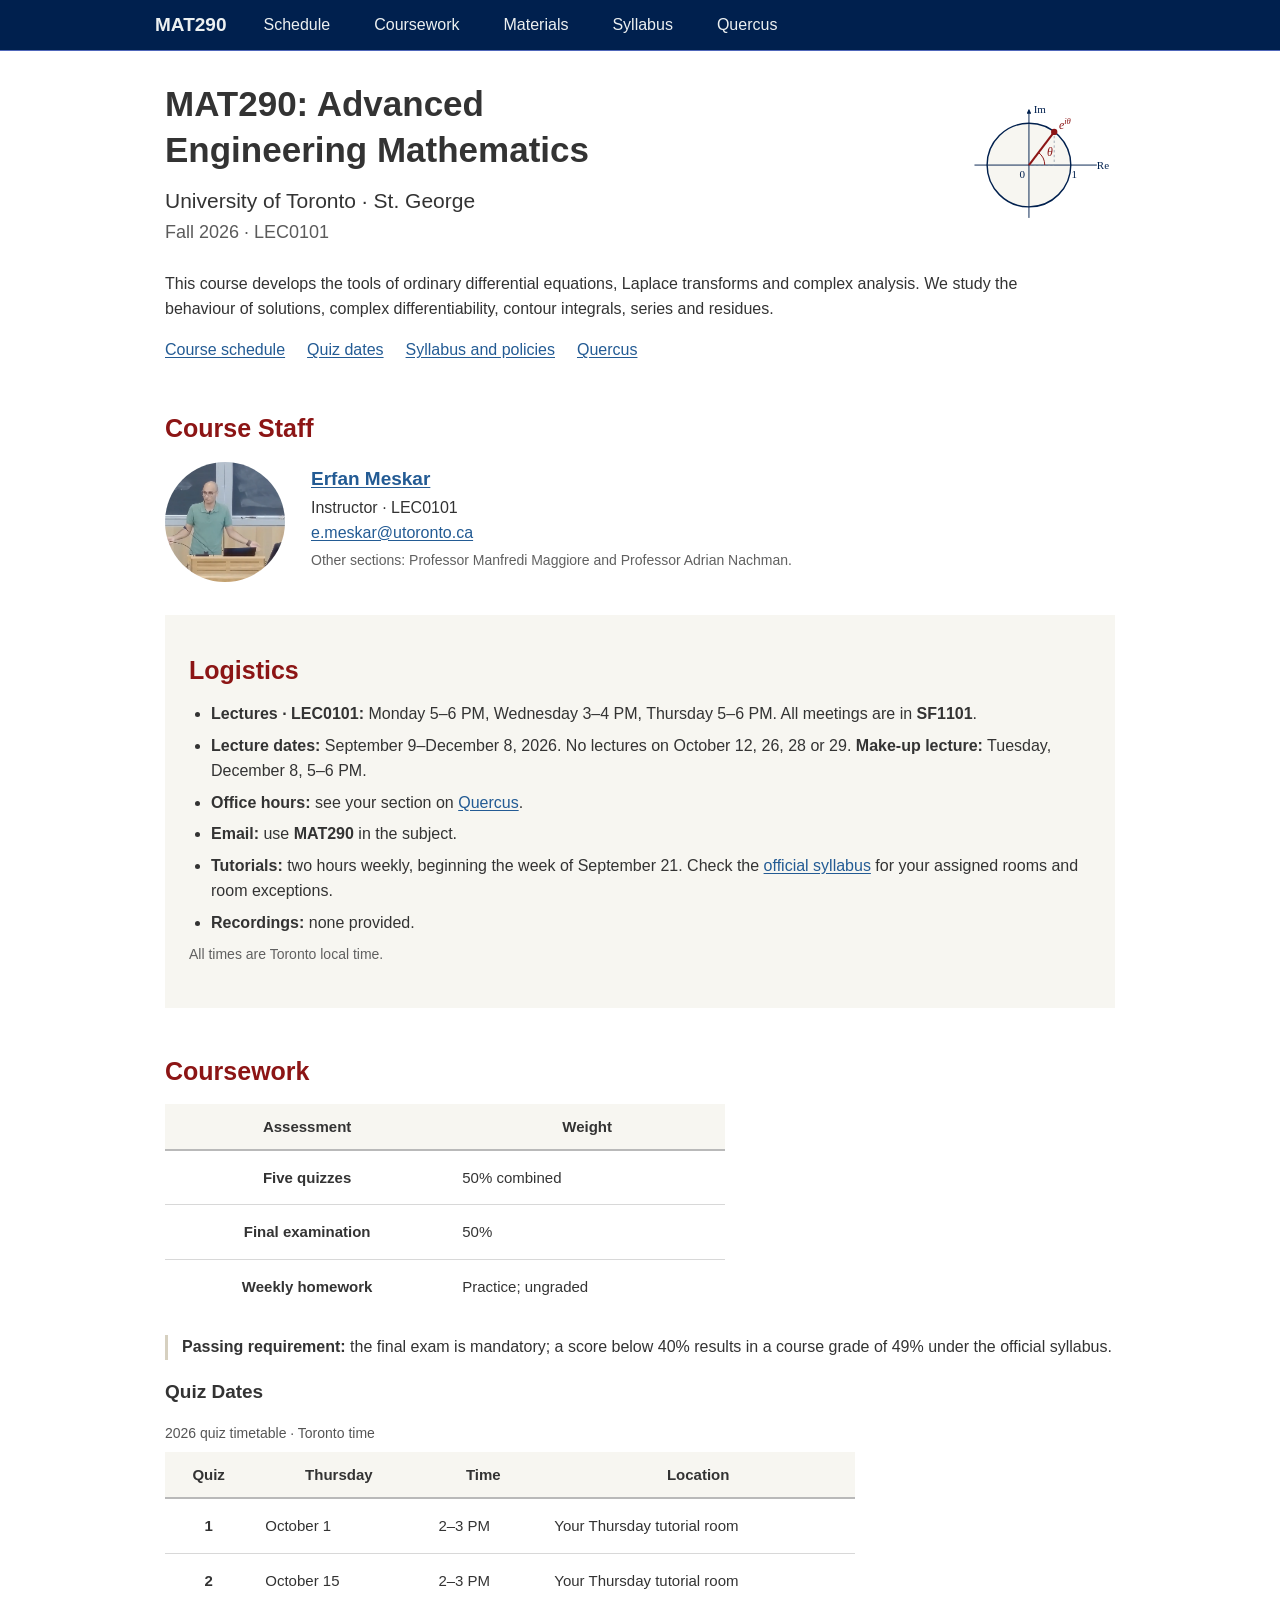
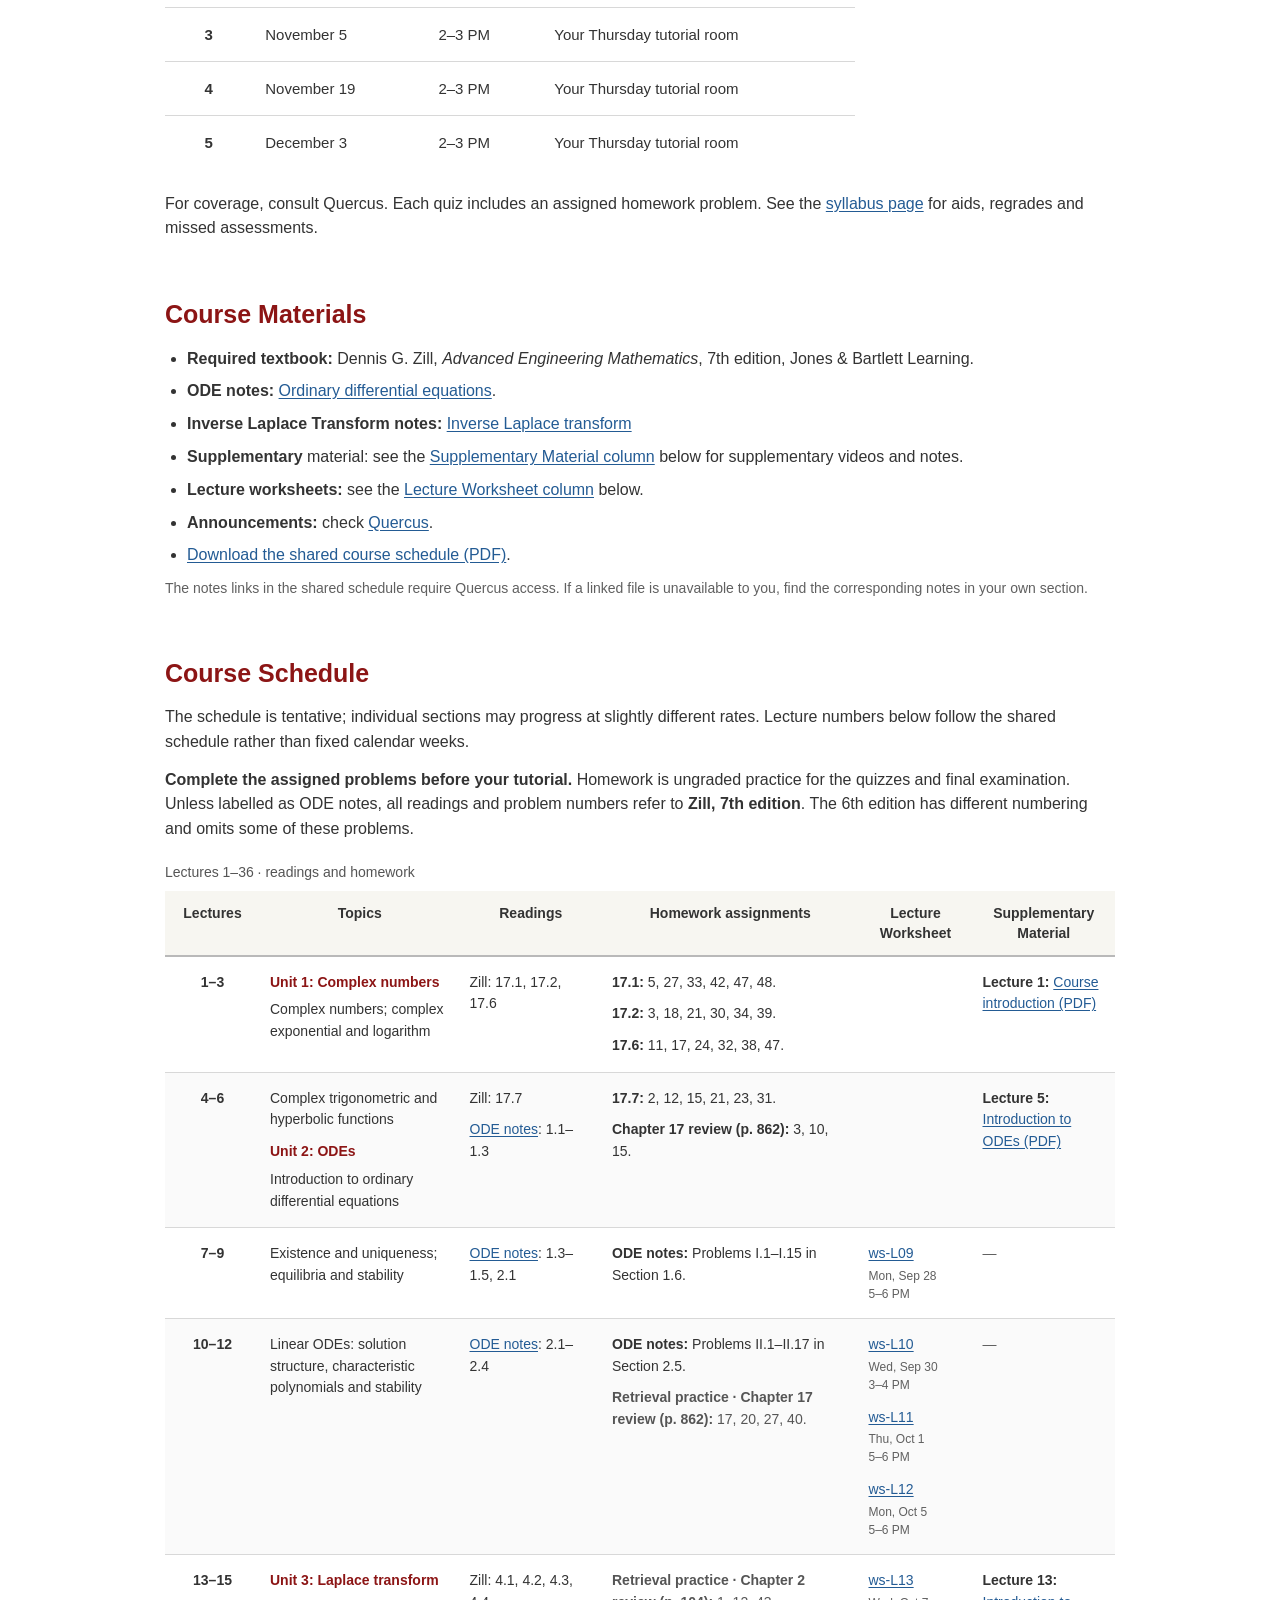
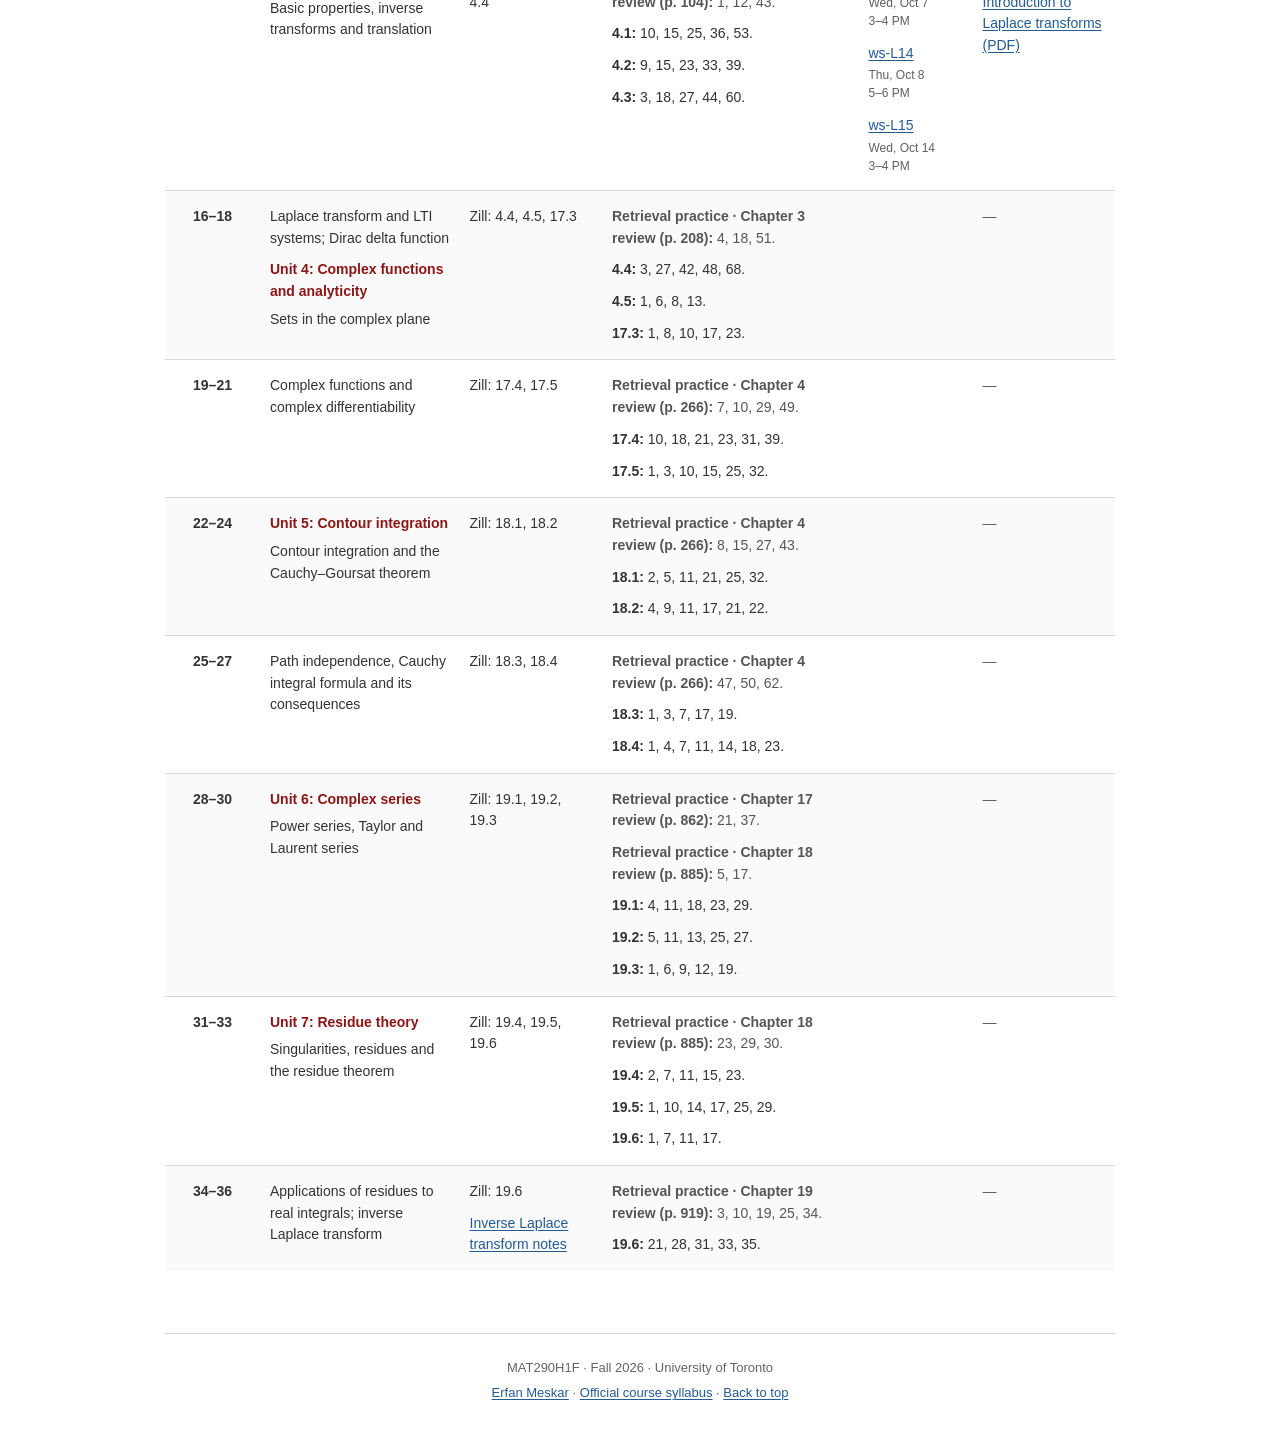
<file: docs/index.html>
<!doctype html>
<html lang="en">
<head>
  <meta charset="utf-8">
  <meta name="viewport" content="width=device-width, initial-scale=1">
  <title>MAT290 - Fall 2026</title>
  <link rel="stylesheet" href="site_libs/bootstrap-3.3.5/css/bootstrap.min.css">
  <link rel="stylesheet" href="css/style.css">
  <link rel="icon" type="image/svg+xml" href="images/complex-plane.svg">
  <meta name="description" content="MAT290H1F Advanced Engineering Mathematics, Fall 2026. Erfan Meskar, University of Toronto. Lecture schedule, readings, homework and course information.">
</head>
<body>
<a class="skip-link" href="#main-content">Skip to content</a>
<nav class="navbar navbar-default navbar-fixed-top" aria-label="Course navigation">
<div class="container"><div class="navbar-header">
<button type="button" class="navbar-toggle collapsed" data-toggle="collapse" data-target="#course-nav" aria-expanded="false" aria-controls="course-nav">
<span class="sr-only">Toggle navigation</span><span class="icon-bar"></span><span class="icon-bar"></span><span class="icon-bar"></span></button>
<a class="navbar-brand" href="index.html">MAT290</a></div>
<div class="collapse navbar-collapse" id="course-nav"><ul class="nav navbar-nav">
<li><a href="index.html#schedule">Schedule</a></li>
<li><a href="index.html#coursework">Coursework</a></li>
<li><a href="index.html#materials">Materials</a></li>
<li><a href="syllabus.html">Syllabus</a></li>
<li><a href="https://q.utoronto.ca/courses/469114">Quercus</a></li>
</ul></div></div></nav>
<main class="container-fluid main-container">
<div id="main-content" tabindex="-1">

</div>
<header id="header">
<div>
<h1 class="header-title">
MAT290: Advanced<br>Engineering Mathematics
</h1>
<div class="header-subtitle">
University of Toronto · St. George
</div>
<div class="header-term">
Fall 2026 · LEC0101
</div>
</div>
<div id="header-image">
<img src="images/complex-plane.svg" alt="A point on the complex unit circle" width="190" height="156">
</div>
</header>
<p class="course-intro">
This course develops the tools of ordinary differential equations,
Laplace transforms and complex analysis. We study the behaviour of
solutions, complex differentiability, contour integrals, series and
residues.
</p>
<ul class="quick-links">
<li>
<a href="#schedule">Course schedule</a>
</li>
<li>
<a href="#quizzes">Quiz dates</a>
</li>
<li>
<a href="syllabus.html">Syllabus and policies</a>
</li>
<li>
<a href="https://q.utoronto.ca/courses/469114">Quercus</a>
</li>
</ul>
<section id="staff" class="sec">
<h2 id="course-staff">Course Staff</h2>
<div class="staff-row">
<figure class="instructorphoto">
<img src="images/erfan_img3.png" alt="Erfan Meskar" width="120" height="120">
</figure>
<div>
<h3>
<a href="https://erfanmeskar.github.io/">Erfan Meskar</a>
</h3>
<p>
Instructor ·
LEC0101<br><a href="mailto:e.meskar@utoronto.ca">e.meskar@utoronto.ca</a>
</p>
<p class="secondary">
Other sections: Professor Manfredi Maggiore and Professor Adrian
Nachman.
</p>
</div>
</div>
</section>
<div class="sechighlight">
<section id="logistics" class="sec">
<h2>Logistics</h2>
<ul class="logistics-list">
<li>
<strong>Lectures · LEC0101:</strong> Monday 5–6 PM, Wednesday 3–4 PM,
Thursday 5–6 PM. All meetings are in <strong>SF1101</strong>.
</li>
<li>
<strong>Lecture dates:</strong> September 9–December 8, 2026. No
lectures on October 12, 26, 28 or 29. <strong>Make-up lecture:</strong>
Tuesday, December 8, 5–6 PM.
</li>
<li>
<strong>Office hours:</strong> see your section on
<a href="https://q.utoronto.ca/courses/469114">Quercus</a>.
</li>
<li>
<strong>Email:</strong> use <strong>MAT290</strong> in the subject.
</li>
<li>
<strong>Tutorials:</strong> two hours weekly, beginning the week of
September 21. Check the
<a href="https://www.control.utoronto.ca/people/profs/maggiore/MAT290F.php">official
syllabus</a> for your assigned rooms and room exceptions.
</li>
<li>
<strong>Recordings:</strong> none provided.
</li>
</ul>
<p class="secondary">
All times are Toronto local time.
</p>
</section>
</div>
<section id="coursework" class="sec">
<h2>Coursework</h2>
<table class="table assessment-table">
<thead>
<tr>
<th scope="col">
Assessment
</th>
<th scope="col">
Weight
</th>
</tr>
</thead>
<tbody>
<tr>
<th scope="row">
Five quizzes
</th>
<td>
50% combined
</td>
</tr>
<tr>
<th scope="row">
Final examination
</th>
<td>
50%
</td>
</tr>
<tr>
<th scope="row">
Weekly homework
</th>
<td>
Practice; ungraded
</td>
</tr>
</tbody>
</table>
<p class="note">
<strong>Passing requirement:</strong> the final exam is mandatory; a
score below 40% results in a course grade of 49% under the official
syllabus.
</p>
<h3 id="quizzes">Quiz Dates</h3>
<table class="table quiz-table">
<caption>
2026 quiz timetable · Toronto time
</caption>
<thead>
<tr>
<th scope="col">
Quiz
</th>
<th scope="col">
Thursday
</th>
<th scope="col">
Time
</th>
<th scope="col">
Location
</th>
</tr>
</thead>
<tbody>
<tr>
<th scope="row">
1
</th>
<td>
October 1
</td>
<td>
2–3 PM
</td>
<td>
Your Thursday tutorial room
</td>
</tr>
<tr>
<th scope="row">
2
</th>
<td>
October 15
</td>
<td>
2–3 PM
</td>
<td>
Your Thursday tutorial room
</td>
</tr>
<tr>
<th scope="row">
3
</th>
<td>
November 5
</td>
<td>
2–3 PM
</td>
<td>
Your Thursday tutorial room
</td>
</tr>
<tr>
<th scope="row">
4
</th>
<td>
November 19
</td>
<td>
2–3 PM
</td>
<td>
Your Thursday tutorial room
</td>
</tr>
<tr>
<th scope="row">
5
</th>
<td>
December 3
</td>
<td>
2–3 PM
</td>
<td>
Your Thursday tutorial room
</td>
</tr>
</tbody>
</table>
<p>
For coverage, consult Quercus. Each quiz includes an assigned homework
problem. See the <a href="syllabus.html">syllabus page</a> for aids,
regrades and missed assessments.
</p>
</section>
<section id="materials" class="sec">
<h2 id="course-materials">Course Materials</h2>
<ul class="resource-list">
<li>
<strong>Required textbook:</strong> Dennis G. Zill, <em>Advanced
Engineering Mathematics</em>, 7th edition, Jones &amp; Bartlett
Learning.
</li>
<li>
<strong>ODE notes:</strong>
<a href="https://q.utoronto.ca/courses/469114/files/44558530?wrap=1">Ordinary
differential equations</a>.
</li>
<li>
<strong>Inverse Laplace Transform notes:</strong>
<a href="https://q.utoronto.ca/courses/469114/files/44487707?wrap=1">Inverse
Laplace transform</a>
</li>
<li>
<strong>Supplementary</strong> material: see the
<a href="#schedule">Supplementary Material column</a> below for
supplementary videos and notes.
</li>
<li>
<strong>Lecture worksheets:</strong> see the <a href="#schedule">Lecture
Worksheet column</a> below.
</li>
<li>
<strong>Announcements:</strong> check
<a href="https://q.utoronto.ca/courses/469114">Quercus</a>.
</li>
<li>
<a href="files/MAT290-Fall2026-Course-Schedule.pdf">Download the shared
course schedule (PDF)</a>.
</li>
</ul>
<p class="secondary">
The notes links in the shared schedule require Quercus access. If a
linked file is unavailable to you, find the corresponding notes in your
own section.
</p>
<!-- Worksheet PDFs use worksheet/ws-L01.pdf through worksheet/ws-L36.pdf. -->
</section>
<section id="schedule" class="sec">
<h2 id="course-schedule">Course Schedule</h2>
<p>The schedule is tentative; individual sections may progress at
slightly different rates. Lecture numbers below follow the shared
schedule rather than fixed calendar weeks.</p>
<!-- <p id="worksheet-availability-note" class="note">Worksheet links open only during their corresponding lecture. Each worksheet's date and time are shown below, in <strong>Toronto time</strong>. There are no lectures on October 12 or during the reading-week break on October 26, 28 and 29. The final lecture is a <strong>make-up lecture on Tuesday, December 8, 5&ndash;6 PM</strong>.</p> -->
<p><strong>Complete the assigned problems before your tutorial.</strong>
Homework is ungraded practice for the quizzes and final examination.
Unless labelled as ODE notes, all readings and problem numbers refer to
<strong>Zill, 7th edition</strong>. The 6th edition has different
numbering and omits some of these problems.</p>
<!-- Keep lecture groupings and homework numbers aligned with the shared PDF. -->
<table class="table schedule-table" role="table">
<caption>
Lectures 1–36 · readings and homework
</caption>
<colgroup>
<col class="lectures-col">
<col class="topics-col">
<col class="readings-col">
<col class="homework-col">
<col class="worksheet-col">
<col class="supplementary-col">
</colgroup>
<thead>
<tr>
<th scope="col">
Lectures
</th>
<th scope="col">
Topics
</th>
<th scope="col">
Readings
</th>
<th scope="col">
Homework assignments
</th>
<th scope="col">
Lecture Worksheet
</th>
<th scope="col">
Supplementary Material
</th>
</tr>
</thead>
<tbody>
<tr id="lectures-1-3">
<th scope="row">
<a href="#lectures-1-3">1–3</a>
</th>
<td data-label="Topics">
<span class="unit">Unit 1: Complex numbers</span>Complex numbers;
complex exponential and logarithm
</td>
<td data-label="Readings">
Zill: 17.1, 17.2, 17.6
</td>
<td data-label="Homework">
<p>
<strong>17.1:</strong> 5, 27, 33, 42, 47, 48.
</p>
<p>
<strong>17.2:</strong> 3, 18, 21, 30, 34, 39.
</p>
<p>
<strong>17.6:</strong> 11, 17, 24, 32, 38, 47.
</p>
</td>
<td data-label="Lecture Worksheet">
<!-- <ul class="worksheet-links"><li><a class="worksheet-link" href="worksheet/ws-L01.pdf" data-available-from="2026-09-07T09:00:00-04:00" data-available-until="2026-12-29T21:00:00-05:00" aria-describedby="worksheet-time-L01" title="Lecture 1: Wednesday, September 9, 2026, 3–4 PM (Toronto time)">ws-L01</a><time id="worksheet-time-L01" class="worksheet-time" datetime="2026-09-09T15:00:00-04:00">Wed, Sep 9<br>3–4 PM</time></li><li><a class="worksheet-link" href="worksheet/ws-L02.pdf" data-available-from="2026-09-07T09:00:00-04:00" data-available-until="2026-12-29T21:00:00-05:00" aria-describedby="worksheet-time-L02" title="Lecture 2: Thursday, September 10, 2026, 5–6 PM (Toronto time)">ws-L02</a><time id="worksheet-time-L02" class="worksheet-time" datetime="2026-09-10T17:00:00-04:00">Thu, Sep 10<br>5–6 PM</time></li><li><a class="worksheet-link" href="worksheet/ws-L03.pdf" data-available-from="2026-09-07T09:00:00-04:00" data-available-until="2026-12-29T21:00:00-05:00" aria-describedby="worksheet-time-L03" title="Lecture 3: Monday, September 14, 2026, 5–6 PM (Toronto time)">ws-L03</a><time id="worksheet-time-L03" class="worksheet-time" datetime="2026-09-14T17:00:00-04:00">Mon, Sep 14<br>5–6 PM</time></li></ul> -->
</td>
<td data-label="Supplementary Material">
<p>
<strong>Lecture 1:</strong> <a href="files/Course-Intro.pdf">Course
introduction (PDF)</a>
</p>
</td>
</tr>
<tr id="lectures-4-6">
<th scope="row">
<a href="#lectures-4-6">4–6</a>
</th>
<td data-label="Topics">
<p>
Complex trigonometric and hyperbolic functions
</p>
<span class="unit">Unit 2: ODEs</span>Introduction to ordinary
differential equations
</td>
<td data-label="Readings">
<p>
Zill: 17.7
</p>
<p>
<a href="https://q.utoronto.ca/courses/469114/files/44558530?wrap=1">ODE
notes</a>: 1.1–1.3
</p>
</td>
<td data-label="Homework">
<p>
<strong>17.7:</strong> 2, 12, 15, 21, 23, 31.
</p>
<p>
<strong>Chapter 17 review (p. 862):</strong> 3, 10, 15.
</p>
</td>
<td data-label="Lecture Worksheet">
<!-- <ul class="worksheet-links"><li><a class="worksheet-link" href="worksheet/ws-L04.pdf" data-available-from="2026-09-07T09:00:00-04:00" data-available-until="2026-12-29T21:00:00-05:00" aria-describedby="worksheet-time-L04" title="Lecture 4: Wednesday, September 16, 2026, 3–4 PM (Toronto time)">ws-L04</a><time id="worksheet-time-L04" class="worksheet-time" datetime="2026-09-16T15:00:00-04:00">Wed, Sep 16<br>3–4 PM</time></li><li><a class="worksheet-link" href="worksheet/ws-L05.pdf" data-available-from="2026-09-07T09:00:00-04:00" data-available-until="2026-12-29T21:00:00-05:00" aria-describedby="worksheet-time-L05" title="Lecture 5: Thursday, September 17, 2026, 5–6 PM (Toronto time)">ws-L05</a><time id="worksheet-time-L05" class="worksheet-time" datetime="2026-09-17T17:00:00-04:00">Thu, Sep 17<br>5–6 PM</time></li><li><a class="worksheet-link" href="worksheet/ws-L06.pdf" data-available-from="2026-09-07T09:00:00-04:00" data-available-until="2026-12-29T21:00:00-05:00" aria-describedby="worksheet-time-L06" title="Lecture 6: Monday, September 21, 2026, 5–6 PM (Toronto time)">ws-L06</a><time id="worksheet-time-L06" class="worksheet-time" datetime="2026-09-21T17:00:00-04:00">Mon, Sep 21<br>5–6 PM</time></li></ul> -->
</td>
<td data-label="Supplementary Material">
<p>
<strong>Lecture 5:</strong> <a href="files/Intro-ODE.pdf">Introduction
to ODEs (PDF)</a>
</p>
</td>
</tr>
<tr id="lectures-7-9">
<th scope="row">
<a href="#lectures-7-9">7–9</a>
</th>
<td data-label="Topics">
Existence and uniqueness; equilibria and stability
</td>
<td data-label="Readings">
<a href="https://q.utoronto.ca/courses/469114/files/44558530?wrap=1">ODE
notes</a>: 1.3–1.5, 2.1
</td>
<td data-label="Homework">
<strong>ODE notes:</strong> Problems I.1–I.15 in Section 1.6.
</td>
<td data-label="Lecture Worksheet">
<ul class="worksheet-links">
<!-- <li><a class="worksheet-link" href="worksheet/ws-L07.pdf" data-available-from="2026-09-07T09:00:00-04:00" data-available-until="2026-12-29T21:00:00-05:00" aria-describedby="worksheet-time-L07" title="Lecture 7: Wednesday, September 23, 2026, 3–4 PM (Toronto time)">ws-L07</a><time id="worksheet-time-L07" class="worksheet-time" datetime="2026-09-23T15:00:00-04:00">Wed, Sep 23<br>3–4 PM</time></li><li><a class="worksheet-link" href="worksheet/ws-L08.pdf" data-available-from="2026-09-07T09:00:00-04:00" data-available-until="2026-12-29T21:00:00-05:00" aria-describedby="worksheet-time-L08" title="Lecture 8: Thursday, September 24, 2026, 5–6 PM (Toronto time)">ws-L08</a><time id="worksheet-time-L08" class="worksheet-time" datetime="2026-09-24T17:00:00-04:00">Thu, Sep 24<br>5–6 PM</time></li> -->
<li>
<a class="worksheet-link" href="worksheet/ws-L09.pdf" data-available-from="2026-09-07T09:00:00-04:00" data-available-until="2026-12-29T21:00:00-05:00" aria-describedby="worksheet-time-L09" title="Lecture 9: Monday, September 28, 2026, 5–6 PM (Toronto time)">ws-L09</a><time id="worksheet-time-L09" class="worksheet-time" datetime="2026-09-28T17:00:00-04:00">Mon,
Sep 28<br>5–6 PM</time>
</li>
</ul>
</td>
<td data-label="Supplementary Material">
<!-- Add video or reading links for lectures 7-9 here. -->
<span class="secondary">—</span>
</td>
</tr>
<tr id="lectures-10-12">
<th scope="row">
<a href="#lectures-10-12">10–12</a>
</th>
<td data-label="Topics">
Linear ODEs: solution structure, characteristic polynomials and
stability
</td>
<td data-label="Readings">
<a href="https://q.utoronto.ca/courses/469114/files/44558530?wrap=1">ODE
notes</a>: 2.1–2.4
</td>
<td data-label="Homework">
<p>
<strong>ODE notes:</strong> Problems II.1–II.17 in Section 2.5.
</p>
<p class="practice">
<strong>Retrieval practice · Chapter 17 review (p. 862):</strong> 17,
20, 27, 40.
</p>
</td>
<td data-label="Lecture Worksheet">
<ul class="worksheet-links">
<li>
<a class="worksheet-link" href="worksheet/ws-L10.pdf" data-available-from="2026-09-07T09:00:00-04:00" data-available-until="2026-12-29T21:00:00-05:00" aria-describedby="worksheet-time-L10" title="Lecture 10: Wednesday, September 30, 2026, 3–4 PM (Toronto time)">ws-L10</a><time id="worksheet-time-L10" class="worksheet-time" datetime="2026-09-30T15:00:00-04:00">Wed,
Sep 30<br>3–4 PM</time>
</li>
<li>
<a class="worksheet-link" href="worksheet/ws-L11.pdf" data-available-from="2026-09-07T09:00:00-04:00" data-available-until="2026-12-29T21:00:00-05:00" aria-describedby="worksheet-time-L11" title="Lecture 11: Thursday, October 1, 2026, 5–6 PM (Toronto time)">ws-L11</a><time id="worksheet-time-L11" class="worksheet-time" datetime="2026-10-01T17:00:00-04:00">Thu,
Oct 1<br>5–6 PM</time>
</li>
<li>
<a class="worksheet-link" href="worksheet/ws-L12.pdf" data-available-from="2026-09-07T09:00:00-04:00" data-available-until="2026-12-29T21:00:00-05:00" aria-describedby="worksheet-time-L12" title="Lecture 12: Monday, October 5, 2026, 5–6 PM (Toronto time)">ws-L12</a><time id="worksheet-time-L12" class="worksheet-time" datetime="2026-10-05T17:00:00-04:00">Mon,
Oct 5<br>5–6 PM</time>
</li>
</ul>
</td>
<td data-label="Supplementary Material">
<!-- Add video or reading links for lectures 10-12 here. -->
<span class="secondary">—</span>
</td>
</tr>
<tr id="lectures-13-15">
<th scope="row">
<a href="#lectures-13-15">13–15</a>
</th>
<td data-label="Topics">
<span class="unit">Unit 3: Laplace transform</span>Basic properties,
inverse transforms and translation
</td>
<td data-label="Readings">
Zill: 4.1, 4.2, 4.3, 4.4
</td>
<td data-label="Homework">
<p class="practice">
<strong>Retrieval practice · Chapter 2 review (p. 104):</strong> 1, 12,
43.
</p>
<p>
<strong>4.1:</strong> 10, 15, 25, 36, 53.
</p>
<p>
<strong>4.2:</strong> 9, 15, 23, 33, 39.
</p>
<p>
<strong>4.3:</strong> 3, 18, 27, 44, 60.
</p>
</td>
<td data-label="Lecture Worksheet">
<ul class="worksheet-links">
<li>
<a class="worksheet-link" href="worksheet/ws-L13.pdf" data-available-from="2026-09-07T09:00:00-04:00" data-available-until="2026-12-29T21:00:00-05:00" aria-describedby="worksheet-time-L13" title="Lecture 13: Wednesday, October 7, 2026, 3–4 PM (Toronto time)">ws-L13</a><time id="worksheet-time-L13" class="worksheet-time" datetime="2026-10-07T15:00:00-04:00">Wed,
Oct 7<br>3–4 PM</time>
</li>
<li>
<a class="worksheet-link" href="worksheet/ws-L14.pdf" data-available-from="2026-09-07T09:00:00-04:00" data-available-until="2026-12-29T21:00:00-05:00" aria-describedby="worksheet-time-L14" title="Lecture 14: Thursday, October 8, 2026, 5–6 PM (Toronto time)">ws-L14</a><time id="worksheet-time-L14" class="worksheet-time" datetime="2026-10-08T17:00:00-04:00">Thu,
Oct 8<br>5–6 PM</time>
</li>
<li>
<a class="worksheet-link" href="worksheet/ws-L15.pdf" data-available-from="2026-09-07T09:00:00-04:00" data-available-until="2026-12-29T21:00:00-05:00" aria-describedby="worksheet-time-L15" title="Lecture 15: Wednesday, October 14, 2026, 3–4 PM (Toronto time)">ws-L15</a><time id="worksheet-time-L15" class="worksheet-time" datetime="2026-10-14T15:00:00-04:00">Wed,
Oct 14<br>3–4 PM</time>
</li>
</ul>
</td>
<td data-label="Supplementary Material">
<p>
<strong>Lecture 13:</strong>
<a href="files/Intro-Laplace.pdf">Introduction to Laplace transforms
(PDF)</a>
</p>
</td>
</tr>
<tr id="lectures-16-18">
<th scope="row">
<a href="#lectures-16-18">16–18</a>
</th>
<td data-label="Topics">
<p>
Laplace transform and LTI systems; Dirac delta function
</p>
<span class="unit">Unit 4: Complex functions and analyticity</span>Sets
in the complex plane
</td>
<td data-label="Readings">
Zill: 4.4, 4.5, 17.3
</td>
<td data-label="Homework">
<p class="practice">
<strong>Retrieval practice · Chapter 3 review (p. 208):</strong> 4, 18,
51.
</p>
<p>
<strong>4.4:</strong> 3, 27, 42, 48, 68.
</p>
<p>
<strong>4.5:</strong> 1, 6, 8, 13.
</p>
<p>
<strong>17.3:</strong> 1, 8, 10, 17, 23.
</p>
</td>
<td data-label="Lecture Worksheet">
<!-- <ul class="worksheet-links"><li><a class="worksheet-link" href="worksheet/ws-L16.pdf" data-available-from="2026-09-07T09:00:00-04:00" data-available-until="2026-12-29T21:00:00-05:00" aria-describedby="worksheet-time-L16" title="Lecture 16: Thursday, October 15, 2026, 5–6 PM (Toronto time)">ws-L16</a><time id="worksheet-time-L16" class="worksheet-time" datetime="2026-10-15T17:00:00-04:00">Thu, Oct 15<br>5–6 PM</time></li><li><a class="worksheet-link" href="worksheet/ws-L17.pdf" data-available-from="2026-09-07T09:00:00-04:00" data-available-until="2026-12-29T21:00:00-05:00" aria-describedby="worksheet-time-L17" title="Lecture 17: Monday, October 19, 2026, 5–6 PM (Toronto time)">ws-L17</a><time id="worksheet-time-L17" class="worksheet-time" datetime="2026-10-19T17:00:00-04:00">Mon, Oct 19<br>5–6 PM</time></li><li><a class="worksheet-link" href="worksheet/ws-L18.pdf" data-available-from="2026-09-07T09:00:00-04:00" data-available-until="2026-12-29T21:00:00-05:00" aria-describedby="worksheet-time-L18" title="Lecture 18: Wednesday, October 21, 2026, 3–4 PM (Toronto time)">ws-L18</a><time id="worksheet-time-L18" class="worksheet-time" datetime="2026-10-21T15:00:00-04:00">Wed, Oct 21<br>3–4 PM</time></li></ul> -->
</td>
<td data-label="Supplementary Material">
<!-- Add video or reading links for lectures 16-18 here. -->
<span class="secondary">—</span>
</td>
</tr>
<tr id="lectures-19-21">
<th scope="row">
<a href="#lectures-19-21">19–21</a>
</th>
<td data-label="Topics">
Complex functions and complex differentiability
</td>
<td data-label="Readings">
Zill: 17.4, 17.5
</td>
<td data-label="Homework">
<p class="practice">
<strong>Retrieval practice · Chapter 4 review (p. 266):</strong> 7, 10,
29, 49.
</p>
<p>
<strong>17.4:</strong> 10, 18, 21, 23, 31, 39.
</p>
<p>
<strong>17.5:</strong> 1, 3, 10, 15, 25, 32.
</p>
</td>
<td data-label="Lecture Worksheet">
<!-- <ul class="worksheet-links"><li><a class="worksheet-link" href="worksheet/ws-L19.pdf" data-available-from="2026-09-07T09:00:00-04:00" data-available-until="2026-12-29T21:00:00-05:00" aria-describedby="worksheet-time-L19" title="Lecture 19: Thursday, October 22, 2026, 5–6 PM (Toronto time)">ws-L19</a><time id="worksheet-time-L19" class="worksheet-time" datetime="2026-10-22T17:00:00-04:00">Thu, Oct 22<br>5–6 PM</time></li><li><a class="worksheet-link" href="worksheet/ws-L20.pdf" data-available-from="2026-09-07T09:00:00-04:00" data-available-until="2026-12-29T21:00:00-05:00" aria-describedby="worksheet-time-L20" title="Lecture 20: Monday, November 2, 2026, 5–6 PM (Toronto time)">ws-L20</a><time id="worksheet-time-L20" class="worksheet-time" datetime="2026-11-02T17:00:00-05:00">Mon, Nov 2<br>5–6 PM</time></li><li><a class="worksheet-link" href="worksheet/ws-L21.pdf" data-available-from="2026-09-07T09:00:00-04:00" data-available-until="2026-12-29T21:00:00-05:00" aria-describedby="worksheet-time-L21" title="Lecture 21: Wednesday, November 4, 2026, 3–4 PM (Toronto time)">ws-L21</a><time id="worksheet-time-L21" class="worksheet-time" datetime="2026-11-04T15:00:00-05:00">Wed, Nov 4<br>3–4 PM</time></li></ul> -->
</td>
<td data-label="Supplementary Material">
<!-- Add video or reading links for lectures 19-21 here. -->
<span class="secondary">—</span>
</td>
</tr>
<tr id="lectures-22-24">
<th scope="row">
<a href="#lectures-22-24">22–24</a>
</th>
<td data-label="Topics">
<span class="unit">Unit 5: Contour integration</span>Contour integration
and the Cauchy–Goursat theorem
</td>
<td data-label="Readings">
Zill: 18.1, 18.2
</td>
<td data-label="Homework">
<p class="practice">
<strong>Retrieval practice · Chapter 4 review (p. 266):</strong> 8, 15,
27, 43.
</p>
<p>
<strong>18.1:</strong> 2, 5, 11, 21, 25, 32.
</p>
<p>
<strong>18.2:</strong> 4, 9, 11, 17, 21, 22.
</p>
</td>
<td data-label="Lecture Worksheet">
<!-- <ul class="worksheet-links"><li><a class="worksheet-link" href="worksheet/ws-L22.pdf" data-available-from="2026-09-07T09:00:00-04:00" data-available-until="2026-12-29T21:00:00-05:00" aria-describedby="worksheet-time-L22" title="Lecture 22: Thursday, November 5, 2026, 5–6 PM (Toronto time)">ws-L22</a><time id="worksheet-time-L22" class="worksheet-time" datetime="2026-11-05T17:00:00-05:00">Thu, Nov 5<br>5–6 PM</time></li><li><a class="worksheet-link" href="worksheet/ws-L23.pdf" data-available-from="2026-09-07T09:00:00-04:00" data-available-until="2026-12-29T21:00:00-05:00" aria-describedby="worksheet-time-L23" title="Lecture 23: Monday, November 9, 2026, 5–6 PM (Toronto time)">ws-L23</a><time id="worksheet-time-L23" class="worksheet-time" datetime="2026-11-09T17:00:00-05:00">Mon, Nov 9<br>5–6 PM</time></li><li><a class="worksheet-link" href="worksheet/ws-L24.pdf" data-available-from="2026-09-07T09:00:00-04:00" data-available-until="2026-12-29T21:00:00-05:00" aria-describedby="worksheet-time-L24" title="Lecture 24: Wednesday, November 11, 2026, 3–4 PM (Toronto time)">ws-L24</a><time id="worksheet-time-L24" class="worksheet-time" datetime="2026-11-11T15:00:00-05:00">Wed, Nov 11<br>3–4 PM</time></li></ul> -->
</td>
<td data-label="Supplementary Material">
<!-- Add video or reading links for lectures 22-24 here. -->
<span class="secondary">—</span>
</td>
</tr>
<tr id="lectures-25-27">
<th scope="row">
<a href="#lectures-25-27">25–27</a>
</th>
<td data-label="Topics">
Path independence, Cauchy integral formula and its consequences
</td>
<td data-label="Readings">
Zill: 18.3, 18.4
</td>
<td data-label="Homework">
<p class="practice">
<strong>Retrieval practice · Chapter 4 review (p. 266):</strong> 47, 50,
62.
</p>
<p>
<strong>18.3:</strong> 1, 3, 7, 17, 19.
</p>
<p>
<strong>18.4:</strong> 1, 4, 7, 11, 14, 18, 23.
</p>
</td>
<td data-label="Lecture Worksheet">
<!-- <ul class="worksheet-links"><li><a class="worksheet-link" href="worksheet/ws-L25.pdf" data-available-from="2026-09-07T09:00:00-04:00" data-available-until="2026-12-29T21:00:00-05:00" aria-describedby="worksheet-time-L25" title="Lecture 25: Thursday, November 12, 2026, 5–6 PM (Toronto time)">ws-L25</a><time id="worksheet-time-L25" class="worksheet-time" datetime="2026-11-12T17:00:00-05:00">Thu, Nov 12<br>5–6 PM</time></li><li><a class="worksheet-link" href="worksheet/ws-L26.pdf" data-available-from="2026-09-07T09:00:00-04:00" data-available-until="2026-12-29T21:00:00-05:00" aria-describedby="worksheet-time-L26" title="Lecture 26: Monday, November 16, 2026, 5–6 PM (Toronto time)">ws-L26</a><time id="worksheet-time-L26" class="worksheet-time" datetime="2026-11-16T17:00:00-05:00">Mon, Nov 16<br>5–6 PM</time></li><li><a class="worksheet-link" href="worksheet/ws-L27.pdf" data-available-from="2026-09-07T09:00:00-04:00" data-available-until="2026-12-29T21:00:00-05:00" aria-describedby="worksheet-time-L27" title="Lecture 27: Wednesday, November 18, 2026, 3–4 PM (Toronto time)">ws-L27</a><time id="worksheet-time-L27" class="worksheet-time" datetime="2026-11-18T15:00:00-05:00">Wed, Nov 18<br>3–4 PM</time></li></ul> -->
</td>
<td data-label="Supplementary Material">
<!-- Add video or reading links for lectures 25-27 here. -->
<span class="secondary">—</span>
</td>
</tr>
<tr id="lectures-28-30">
<th scope="row">
<a href="#lectures-28-30">28–30</a>
</th>
<td data-label="Topics">
<span class="unit">Unit 6: Complex series</span>Power series, Taylor and
Laurent series
</td>
<td data-label="Readings">
Zill: 19.1, 19.2, 19.3
</td>
<td data-label="Homework">
<p class="practice">
<strong>Retrieval practice · Chapter 17 review (p. 862):</strong> 21,
37.
</p>
<p class="practice">
<strong>Retrieval practice · Chapter 18 review (p. 885):</strong> 5, 17.
</p>
<p>
<strong>19.1:</strong> 4, 11, 18, 23, 29.
</p>
<p>
<strong>19.2:</strong> 5, 11, 13, 25, 27.
</p>
<p>
<strong>19.3:</strong> 1, 6, 9, 12, 19.
</p>
</td>
<td data-label="Lecture Worksheet">
<!-- <ul class="worksheet-links"><li><a class="worksheet-link" href="worksheet/ws-L28.pdf" data-available-from="2026-09-07T09:00:00-04:00" data-available-until="2026-12-29T21:00:00-05:00" aria-describedby="worksheet-time-L28" title="Lecture 28: Thursday, November 19, 2026, 5–6 PM (Toronto time)">ws-L28</a><time id="worksheet-time-L28" class="worksheet-time" datetime="2026-11-19T17:00:00-05:00">Thu, Nov 19<br>5–6 PM</time></li><li><a class="worksheet-link" href="worksheet/ws-L29.pdf" data-available-from="2026-09-07T09:00:00-04:00" data-available-until="2026-12-29T21:00:00-05:00" aria-describedby="worksheet-time-L29" title="Lecture 29: Monday, November 23, 2026, 5–6 PM (Toronto time)">ws-L29</a><time id="worksheet-time-L29" class="worksheet-time" datetime="2026-11-23T17:00:00-05:00">Mon, Nov 23<br>5–6 PM</time></li><li><a class="worksheet-link" href="worksheet/ws-L30.pdf" data-available-from="2026-09-07T09:00:00-04:00" data-available-until="2026-12-29T21:00:00-05:00" aria-describedby="worksheet-time-L30" title="Lecture 30: Wednesday, November 25, 2026, 3–4 PM (Toronto time)">ws-L30</a><time id="worksheet-time-L30" class="worksheet-time" datetime="2026-11-25T15:00:00-05:00">Wed, Nov 25<br>3–4 PM</time></li></ul> -->
</td>
<td data-label="Supplementary Material">
<!-- Add video or reading links for lectures 28-30 here. -->
<span class="secondary">—</span>
</td>
</tr>
<tr id="lectures-31-33">
<th scope="row">
<a href="#lectures-31-33">31–33</a>
</th>
<td data-label="Topics">
<span class="unit">Unit 7: Residue theory</span>Singularities, residues
and the residue theorem
</td>
<td data-label="Readings">
Zill: 19.4, 19.5, 19.6
</td>
<td data-label="Homework">
<p class="practice">
<strong>Retrieval practice · Chapter 18 review (p. 885):</strong> 23,
29, 30.
</p>
<p>
<strong>19.4:</strong> 2, 7, 11, 15, 23.
</p>
<p>
<strong>19.5:</strong> 1, 10, 14, 17, 25, 29.
</p>
<p>
<strong>19.6:</strong> 1, 7, 11, 17.
</p>
</td>
<td data-label="Lecture Worksheet">
<!-- <ul class="worksheet-links"><li><a class="worksheet-link" href="worksheet/ws-L31.pdf" data-available-from="2026-09-07T09:00:00-04:00" data-available-until="2026-12-29T21:00:00-05:00" aria-describedby="worksheet-time-L31" title="Lecture 31: Thursday, November 26, 2026, 5–6 PM (Toronto time)">ws-L31</a><time id="worksheet-time-L31" class="worksheet-time" datetime="2026-11-26T17:00:00-05:00">Thu, Nov 26<br>5–6 PM</time></li><li><a class="worksheet-link" href="worksheet/ws-L32.pdf" data-available-from="2026-09-07T09:00:00-04:00" data-available-until="2026-12-29T21:00:00-05:00" aria-describedby="worksheet-time-L32" title="Lecture 32: Monday, November 30, 2026, 5–6 PM (Toronto time)">ws-L32</a><time id="worksheet-time-L32" class="worksheet-time" datetime="2026-11-30T17:00:00-05:00">Mon, Nov 30<br>5–6 PM</time></li><li><a class="worksheet-link" href="worksheet/ws-L33.pdf" data-available-from="2026-09-07T09:00:00-04:00" data-available-until="2026-12-29T21:00:00-05:00" aria-describedby="worksheet-time-L33" title="Lecture 33: Wednesday, December 2, 2026, 3–4 PM (Toronto time)">ws-L33</a><time id="worksheet-time-L33" class="worksheet-time" datetime="2026-12-02T15:00:00-05:00">Wed, Dec 2<br>3–4 PM</time></li></ul> -->
</td>
<td data-label="Supplementary Material">
<!-- Add video or reading links for lectures 31-33 here. -->
<span class="secondary">—</span>
</td>
</tr>
<tr id="lectures-34-36">
<th scope="row">
<a href="#lectures-34-36">34–36</a>
</th>
<td data-label="Topics">
Applications of residues to real integrals; inverse Laplace transform
</td>
<td data-label="Readings">
<p>
Zill: 19.6
</p>
<p>
<a href="https://q.utoronto.ca/courses/469114/files/44487707?wrap=1">Inverse
Laplace transform notes</a>
</p>
</td>
<td data-label="Homework">
<p class="practice">
<strong>Retrieval practice · Chapter 19 review (p. 919):</strong> 3, 10,
19, 25, 34.
</p>
<p>
<strong>19.6:</strong> 21, 28, 31, 33, 35.
</p>
</td>
<td data-label="Lecture Worksheet">
<!-- <ul class="worksheet-links"><li><a class="worksheet-link" href="worksheet/ws-L34.pdf" data-available-from="2026-09-07T09:00:00-04:00" data-available-until="2026-12-29T21:00:00-05:00" aria-describedby="worksheet-time-L34" title="Lecture 34: Thursday, December 3, 2026, 5–6 PM (Toronto time)">ws-L34</a><time id="worksheet-time-L34" class="worksheet-time" datetime="2026-12-03T17:00:00-05:00">Thu, Dec 3<br>5–6 PM</time></li><li><a class="worksheet-link" href="worksheet/ws-L35.pdf" data-available-from="2026-09-07T09:00:00-04:00" data-available-until="2026-12-29T21:00:00-05:00" aria-describedby="worksheet-time-L35" title="Lecture 35: Monday, December 7, 2026, 5–6 PM (Toronto time)">ws-L35</a><time id="worksheet-time-L35" class="worksheet-time" datetime="2026-12-07T17:00:00-05:00">Mon, Dec 7<br>5–6 PM</time></li><li><a class="worksheet-link" href="worksheet/ws-L36.pdf" data-available-from="2026-09-07T09:00:00-04:00" data-available-until="2026-12-29T21:00:00-05:00" aria-describedby="worksheet-time-L36" title="Lecture 36: Tuesday, December 8, 2026, 5–6 PM (Toronto time) - make-up lecture">ws-L36</a><time id="worksheet-time-L36" class="worksheet-time" datetime="2026-12-08T17:00:00-05:00">Tue, Dec 8<br>5–6 PM</time></li></ul> -->
</td>
<td data-label="Supplementary Material">
<!-- Add video or reading links for lectures 34-36 here. -->
<span class="secondary">—</span>
</td>
</tr>
</tbody>
</table>
</section>
</main>
<footer class="course-footer">
  <p>MAT290H1F &middot; Fall 2026 &middot; University of Toronto</p>
  <p><a href="https://erfanmeskar.github.io/">Erfan Meskar</a> &middot;
  <a href="https://www.control.utoronto.ca/people/profs/maggiore/MAT290F.php">Official course syllabus</a> &middot;
  <a href="#main-content">Back to top</a></p>
</footer>
<script src="js/worksheet-availability.js" defer></script>
<script src="site_libs/jquery-3.6.0/jquery-3.6.0.min.js"></script>
<script src="site_libs/bootstrap-3.3.5/js/bootstrap.min.js"></script>
<script>
document.querySelectorAll('#course-nav a').forEach(function (link) {
  link.addEventListener('click', function () {
    if (window.jQuery) jQuery('#course-nav').collapse('hide');
  });
});
</script>
</body>
</html>
</file>
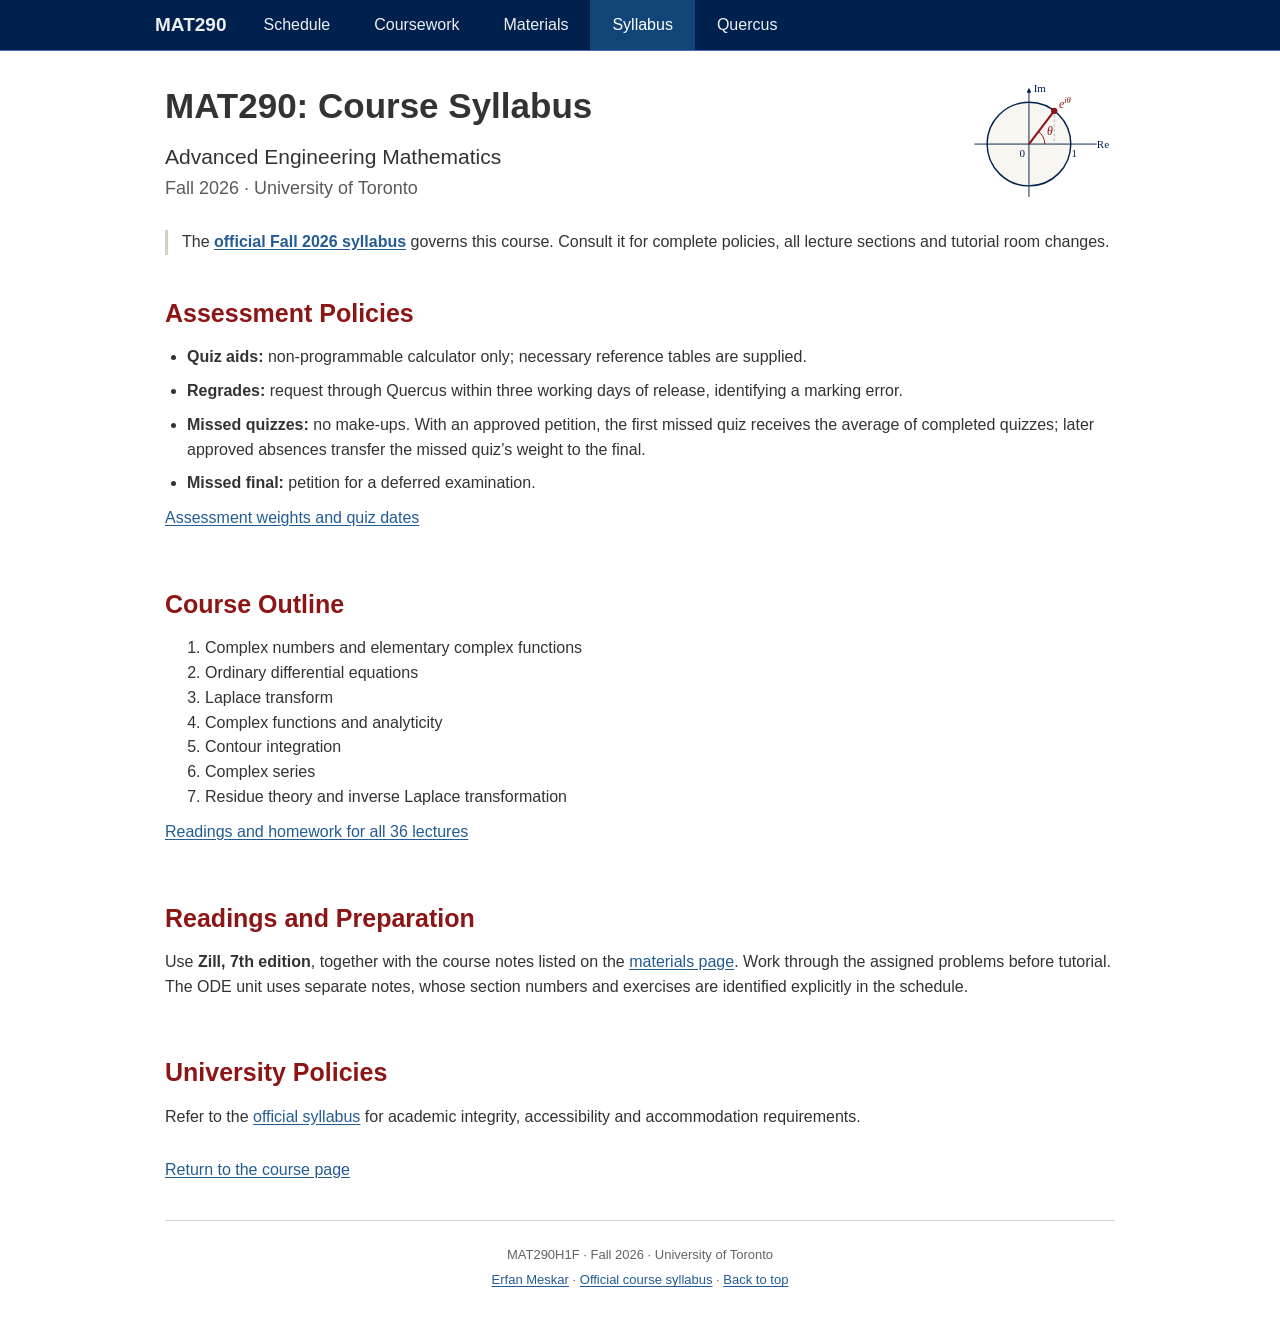
<file: docs/syllabus.html>
<!doctype html>
<html lang="en">
<head>
  <meta charset="utf-8">
  <meta name="viewport" content="width=device-width, initial-scale=1">
  <title>MAT290 - Syllabus - Fall 2026</title>
  <link rel="stylesheet" href="site_libs/bootstrap-3.3.5/css/bootstrap.min.css">
  <link rel="stylesheet" href="css/style.css">
  <link rel="icon" type="image/svg+xml" href="images/complex-plane.svg">
  <meta name="description" content="MAT290H1F Advanced Engineering Mathematics, Fall 2026. Erfan Meskar, University of Toronto. Lecture schedule, readings, homework and course information.">
</head>
<body>
<a class="skip-link" href="#main-content">Skip to content</a>
<nav class="navbar navbar-default navbar-fixed-top" aria-label="Course navigation">
<div class="container"><div class="navbar-header">
<button type="button" class="navbar-toggle collapsed" data-toggle="collapse" data-target="#course-nav" aria-expanded="false" aria-controls="course-nav">
<span class="sr-only">Toggle navigation</span><span class="icon-bar"></span><span class="icon-bar"></span><span class="icon-bar"></span></button>
<a class="navbar-brand" href="index.html">MAT290</a></div>
<div class="collapse navbar-collapse" id="course-nav"><ul class="nav navbar-nav">
<li><a href="index.html#schedule">Schedule</a></li>
<li><a href="index.html#coursework">Coursework</a></li>
<li><a href="index.html#materials">Materials</a></li>
<li class="active"><a href="syllabus.html" aria-current="page">Syllabus</a></li>
<li><a href="https://q.utoronto.ca/courses/469114">Quercus</a></li>
</ul></div></div></nav>
<main class="container-fluid main-container">
<div id="main-content" tabindex="-1">

</div>
<header id="header">
<div>
<h1 class="header-title">
MAT290: Course Syllabus
</h1>
<div class="header-subtitle">
Advanced Engineering Mathematics
</div>
<div class="header-term">
Fall 2026 · University of Toronto
</div>
</div>
<div id="header-image">
<img src="images/complex-plane.svg" alt="A point on the complex unit circle" width="190" height="156">
</div>
</header>
<p class="note">
The
<a href="https://www.control.utoronto.ca/people/profs/maggiore/MAT290F.php"><strong>official
Fall 2026 syllabus</strong></a> governs this course. Consult it for
complete policies, all lecture sections and tutorial room changes.
</p>
<section id="sylassessment" class="sec">
<h2 id="assessment-policies">Assessment Policies</h2>
<ul class="policy-list">
<li>
<strong>Quiz aids:</strong> non-programmable calculator only; necessary
reference tables are supplied.
</li>
<li>
<strong>Regrades:</strong> request through Quercus within three working
days of release, identifying a marking error.
</li>
<li>
<strong>Missed quizzes:</strong> no make-ups. With an approved petition,
the first missed quiz receives the average of completed quizzes; later
approved absences transfer the missed quiz’s weight to the final.
</li>
<li>
<strong>Missed final:</strong> petition for a deferred examination.
</li>
</ul>
<p>
<a href="index.html#coursework">Assessment weights and quiz dates</a>
</p>
</section>
<section id="syltentsch" class="sec">
<h2 id="course-outline">Course Outline</h2>
<ol type="1">
<li>Complex numbers and elementary complex functions</li>
<li>Ordinary differential equations</li>
<li>Laplace transform</li>
<li>Complex functions and analyticity</li>
<li>Contour integration</li>
<li>Complex series</li>
<li>Residue theory and inverse Laplace transformation</li>
</ol>
<p>
<a href="index.html#schedule">Readings and homework for all 36
lectures</a>
</p>
</section>
<section id="syltextbook" class="sec">
<h2 id="readings-and-preparation">Readings and Preparation</h2>
<p>Use <strong>Zill, 7th edition</strong>, together with the course
notes listed on the <a href="index.html#materials">materials page</a>.
Work through the assigned problems before tutorial. The ODE unit uses
separate notes, whose section numbers and exercises are identified
explicitly in the schedule.</p>
</section>
<section id="sylpolicies" class="sec">
<h2 id="university-policies">University Policies</h2>
<p>Refer to the
<a href="https://www.control.utoronto.ca/people/profs/maggiore/MAT290F.php">official
syllabus</a> for academic integrity, accessibility and accommodation
requirements.</p>
</section>
<p>
<a href="index.html">Return to the course page</a>
</p>
</main>
<footer class="course-footer">
  <p>MAT290H1F &middot; Fall 2026 &middot; University of Toronto</p>
  <p><a href="https://erfanmeskar.github.io/">Erfan Meskar</a> &middot;
  <a href="https://www.control.utoronto.ca/people/profs/maggiore/MAT290F.php">Official course syllabus</a> &middot;
  <a href="#main-content">Back to top</a></p>
</footer>
<script src="js/worksheet-availability.js" defer></script>
<script src="site_libs/jquery-3.6.0/jquery-3.6.0.min.js"></script>
<script src="site_libs/bootstrap-3.3.5/js/bootstrap.min.js"></script>
<script>
document.querySelectorAll('#course-nav a').forEach(function (link) {
  link.addEventListener('click', function () {
    if (window.jQuery) jQuery('#course-nav').collapse('hide');
  });
});
</script>
</body>
</html>
</file>
<file: docs/css/style.css>
/* Adapted from Erfan Meskar's CSC358 Winter 2025 course stylesheet. */
:root { --navy: #00204e; --burgundy: #8c1515; --paper: #f7f6f1; }
* { box-sizing: border-box; }
html { scroll-padding-top: 76px; }
body { font-family: 'Roboto', 'Helvetica Neue', Arial, sans-serif; font-weight: 300; font-size: 16px; line-height: 1.55; color: #333; padding-top: 76px; }
.main-container { max-width: 1000px; margin: 0 auto; padding: 0 25px; }
p { margin: 0 0 13px; }
a { color: #235b94; text-decoration: underline; text-underline-offset: 2px; }
a:hover { color: var(--burgundy); }
a:focus-visible, button:focus-visible { outline: 3px solid #c57a13; outline-offset: 4px; }
img { max-width: 100%; height: auto; }
h1.title { display: none; }
h1, h2, h3 { line-height: 1.25; }
h2 { font-size: 25px; font-weight: bold; color: var(--burgundy); margin: 22px 0 16px; }
h3 { font-size: 19px; font-weight: 600; margin: 20px 0 12px; }
strong, b { font-weight: 600; }
#header { display: flex; justify-content: space-between; align-items: center; gap: 22px; margin: 5px 0 26px; }
.header-title { margin: 0 0 13px; font-size: 35px; font-weight: 700; line-height: 1.3; text-align: left; }
.header-subtitle { font-size: 21px; line-height: 1.5; }
.header-term { font-size: 18px; color: #5b5b5b; margin-top: 2px; }
#header-image { flex: 0 0 150px; }
#header-image img { width: 150px; height: auto; }
.course-intro { max-width: 860px; }
.quick-links { display: flex; flex-wrap: wrap; gap: 8px 22px; padding: 0; margin: 16px 0 20px; list-style: none; }
.quick-links a { font-weight: 500; }
.sec { padding: 8px 0 15px; }
.staff-row { display: flex; align-items: center; gap: 26px; padding: 2px 0 8px; }
.instructorphoto { margin: 0; flex: 0 0 120px; text-align: center; }
.instructorphoto img { width: 120px; height: 120px; object-fit: cover; border-radius: 100px; }
.staff-row h3 { margin: 0 0 5px; }
.staff-row p { margin-bottom: 5px; }
.secondary { color: #606060; font-size: 14px; }
.sechighlight { background: var(--paper); padding: 10px 24px 15px; margin: 10px 0 18px; }
.logistics-list { margin-bottom: 8px; padding-left: 22px; }
.logistics-list > li { margin: 7px 0; }
.table { width: 100%; border-collapse: collapse; font-size: 15px; margin: 13px 0 22px; }
.table caption { color: #555; font-size: 14px; padding: 7px 0; text-align: left; }
.table > thead > tr > th { background: var(--paper); color: #333; border-bottom: 2px solid #b9b9b9; padding: 12px 13px; font-weight: 600; vertical-align: top; }
.table > tbody > tr > td, .table > tbody > tr > th { padding: 15px 13px; border-top: 1px solid #d8d8d8; vertical-align: top; line-height: 1.55; }
.table > tbody > tr > th { font-weight: 600; }
.table td p:last-child { margin-bottom: 0; }
.table ul { margin: 0; padding-left: 18px; }
.schedule-table { table-layout: fixed; font-size: 14px; }
.schedule-table .lectures-col { width: 10%; }
.schedule-table .topics-col { width: 21%; }
.schedule-table .readings-col { width: 15%; }
.schedule-table .homework-col { width: 27%; }
.schedule-table .worksheet-col { width: 12%; }
.schedule-table .supplementary-col { width: 15%; }
.schedule-table > thead > tr > th,
.schedule-table > tbody > tr > th,
.schedule-table > tbody > tr > td { padding-left: 10px; padding-right: 10px; overflow-wrap: anywhere; }
.schedule-table .worksheet-links { padding: 0; margin: 0; list-style: none; }
.worksheet-links li + li { margin-top: 13px; }
.worksheet-links a { white-space: nowrap; }
.worksheet-time { display: block; color: #606060; font-size: 12px; line-height: 1.5; margin-top: 2px; }
.schedule-table > tbody > tr:nth-child(even) { background: #fafafa; }
.schedule-table .unit { display: block; color: var(--burgundy); font-weight: 600; margin-bottom: 6px; }
.schedule-table td p { margin-bottom: 10px; }
.schedule-table .practice { color: #555; }
.schedule-table th[scope="row"] a { color: #333; text-decoration: none; }
.schedule-table th[scope="row"] a:hover { text-decoration: underline; }
.quiz-table { max-width: 690px; }
.assessment-table { max-width: 560px; }
.policy-list { padding-left: 22px; }
.policy-list li { margin: 9px 0; }
.note { padding-left: 14px; border-left: 3px solid #d6d0c0; }
.resource-list { padding-left: 22px; }
.resource-list li { margin: 8px 0; }
.navbar-default { background-color: var(--navy); border-color: #5067ba; }
.navbar .container { max-width: 1000px; }
.navbar-header { display: flex; align-items: center; justify-content: space-between; }
.navbar .container::before, .navbar .container::after,
.navbar-header::before, .navbar-header::after,
.navbar-collapse::before, .navbar-collapse::after { display: none; }
.navbar .navbar-brand { float: none; display: block; height: 50px; }
.navbar-toggle { display: flex; flex-direction: column; justify-content: center; align-items: center; gap: 4px; padding: 0; float: none; order: 2; width: 44px; height: 34px; flex: none; }
.navbar-toggle .icon-bar + .icon-bar { margin-top: 0; }
.navbar a { text-decoration: none; }
.navbar-default .navbar-brand { color: #ecf0f1; font-weight: 700; font-size: 19px; }
.navbar-default .navbar-nav > li > a { color: #ecf0f1; padding-left: 22px; padding-right: 22px; font-weight: 400; }
.navbar-default .navbar-brand:hover, .navbar-default .navbar-brand:focus,
.navbar-default .navbar-nav > li > a:hover, .navbar-default .navbar-nav > li > a:focus { color: #fbcbcc; }
.navbar-default .navbar-nav > .active > a, .navbar-default .navbar-nav > .active > a:hover { color: white; background: #124577; }
.navbar-default .navbar-toggle { border-color: #aab6c8; }
.navbar-default .navbar-toggle:hover, .navbar-default .navbar-toggle:focus { background: #124577; }
.navbar-default .navbar-toggle .icon-bar { background: #ecf0f1; }
.navbar-default .navbar-collapse { border-color: #61738d; }
.course-footer { max-width: 950px; margin: 25px auto 0; padding: 24px 15px 30px; border-top: 1px solid #d8d8d8; text-align: center; font-size: 13px; color: #646464; }
.course-footer p { margin-bottom: 5px; }
.skip-link { position: fixed; left: 15px; top: -100px; z-index: 2000; background: white; color: var(--navy); padding: 9px 14px; font-weight: 600; }
.skip-link:focus { top: 6px; }
@media (min-width: 768px) {
  .navbar > .container { display: flex; align-items: center; }
  .navbar-header { float: none; flex-shrink: 0; }
  .navbar-collapse.collapse { display: flex !important; flex: 1; }
  .navbar-nav { display: flex; float: none; margin: 0; }
  .navbar-nav > li { float: none; }
  .navbar-toggle { display: none; }
}
@media (max-width: 767px) {
  body { padding-top: 69px; font-size: 16px; }
  .main-container { padding: 0 18px; }
  #header { gap: 10px; align-items: flex-start; margin-bottom: 20px; }
  .header-title { font-size: 27px; line-height: 1.28; }
  .header-subtitle { font-size: 18px; }
  .header-term { font-size: 16px; }
  #header-image { flex-basis: 78px; margin-top: 4px; }
  #header-image img { width: 78px; }
  .sechighlight { padding: 8px 16px 12px; }
  .staff-row { gap: 18px; align-items: flex-start; }
  .instructorphoto { flex-basis: 80px; }
  .instructorphoto img { width: 80px; height: 80px; }
  .staff-row p { overflow-wrap: anywhere; }
  .navbar-default .navbar-nav > li > a { padding: 12px 20px; }
  .table > thead > tr > th, .table > tbody > tr > td { overflow-wrap: anywhere; }
  .quiz-table { font-size: 14px; }
  .quiz-table > thead > tr > th, .quiz-table > tbody > tr > td, .quiz-table > tbody > tr > th { padding: 10px 8px; }
  .course-footer { margin-left: 18px; margin-right: 18px; }
}
@media (max-width: 991px) {
  .schedule-table, .schedule-table tbody, .schedule-table tr { display: block; width: 100%; }
  .schedule-table thead { position: absolute; width: 1px; height: 1px; padding: 0; margin: -1px; overflow: hidden; clip: rect(0,0,0,0); white-space: nowrap; }
  .schedule-table colgroup { display: none; }
  .schedule-table caption { display: block; width: 100%; }
  .schedule-table > tbody > tr { margin: 0 0 18px; border: 1px solid #ccc; }
  .schedule-table > tbody > tr > th { display: block; border-top: 0; background: var(--navy); color: white; padding: 10px 14px; }
  .schedule-table th[scope="row"] a { color: white; }
  .schedule-table > tbody > tr > td { display: block; padding: 12px 14px; }
  .schedule-table td::before { content: attr(data-label); display: block; font-size: 12px; text-transform: uppercase; letter-spacing: .04em; color: #666; font-weight: 600; margin-bottom: 7px; }
}
@media (max-width: 380px) {
  #header-image { display: none; }
  .staff-row { gap: 12px; }
  .instructorphoto { flex-basis: 62px; }
  .instructorphoto img { width: 62px; height: 62px; }
}
@media print {
  body { padding-top: 0; font-size: 11pt; }
  .navbar, .skip-link, .quick-links { display: none; }
  .main-container { max-width: none; padding: 0; }
  a[href]::after { content: none !important; }
  a { text-decoration: none; color: inherit; }
  .table { font-size: 10pt; }
  .table tr { break-inside: avoid; }
  .course-footer { font-size: 9pt; }
}
</file>
